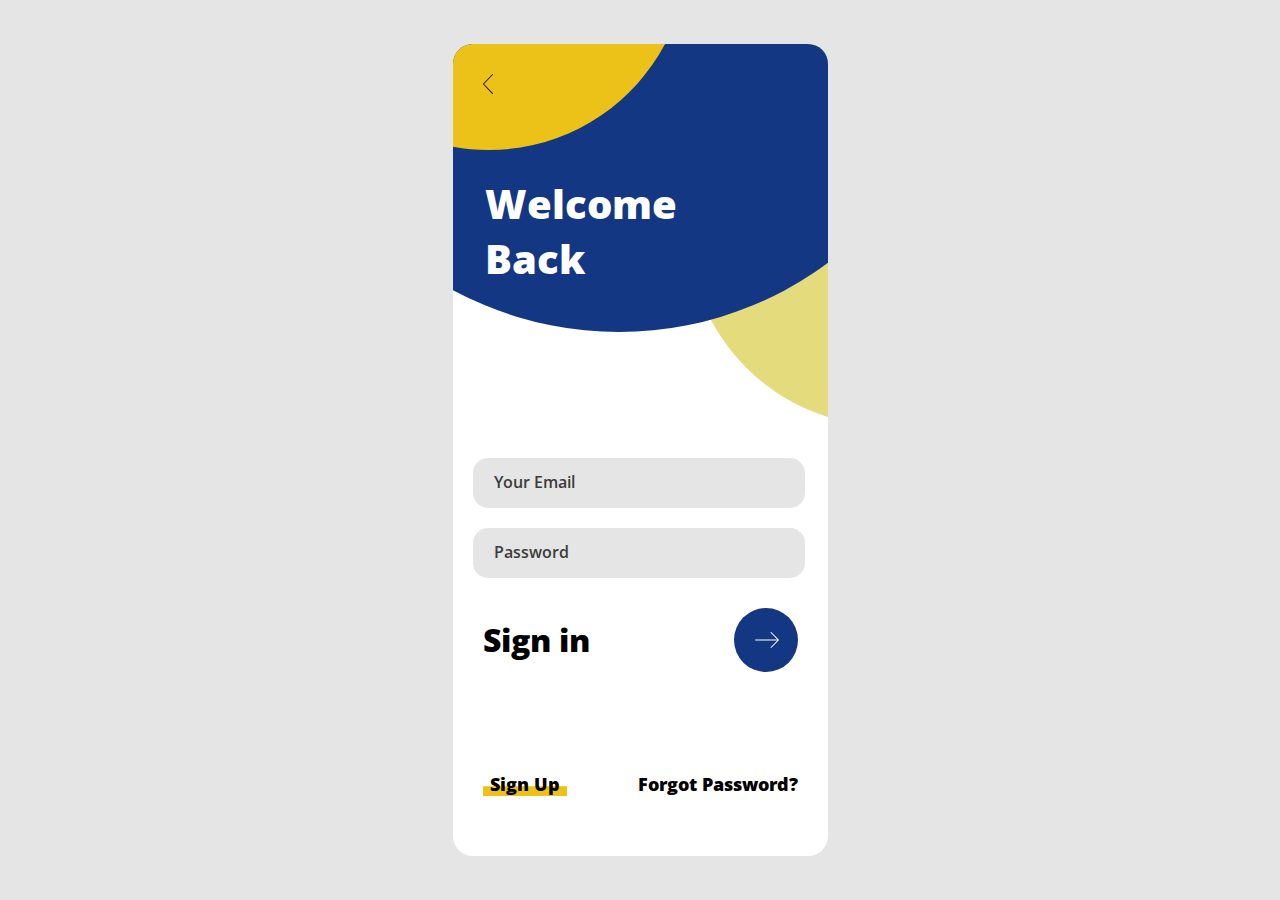
<file: index.html>
<!DOCTYPE html>
<html lang="en">

<head>
    <meta charset="UTF-8">
    <meta http-equiv="X-UA-Compatible" content="IE=edge">
    <meta name="viewport" content="width=device-width, initial-scale=1.0">
    <title>Welcome Back</title>
    <link rel="stylesheet" href="style.css">
</head>

<body>
    <section>
        <div>
            <img class ="back-button" src="./images/back button.svg" alt="">
            <img class ="blue-circle" src="./images/blue big bg.svg" alt="">
            <img class="yellow-circle" src="./images/yellow bg.svg" alt="">
            <img class ="pale-yellow-circle" src="./images/pale yellow.svg" alt="">
            <h1>Welcome <br> Back</h1>
        </div>
        <div class="mid">
            <input type="email" placeholder="Your Email">
            <input type="password" placeholder="Password">
        </div>
        <div class="sign-in">
            <button>Sign in</button>
            <!-- <img src="./images/blue button small.svg" alt=""> -->
            <img src="./images/arrow-button.svg" alt="">
        </div>
        <div class="bottom">
            <button class="sign-bottom">Sign Up</button>
            <button>Forgot Password?</button>
        </div>
    </section>



</body>

</html>
</file>
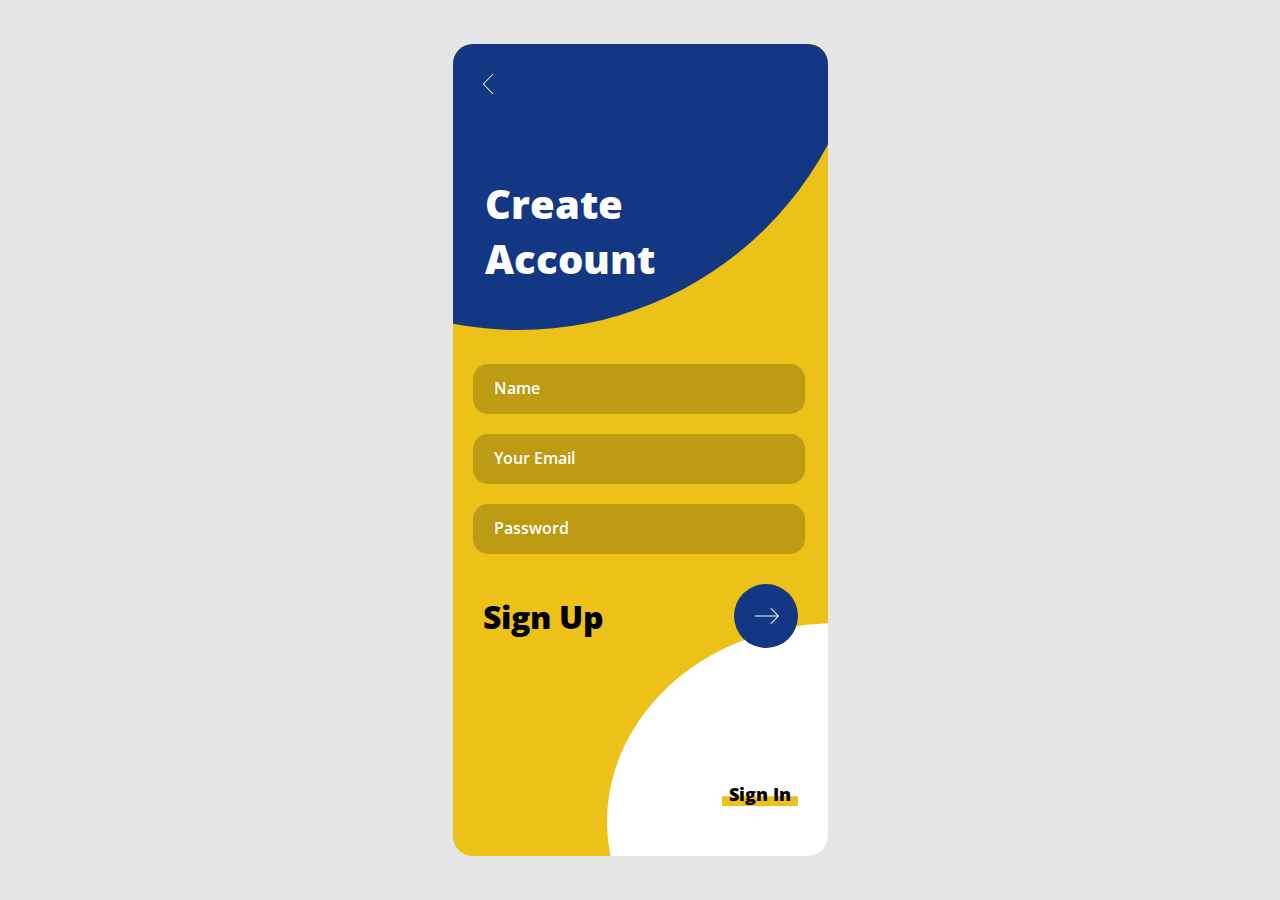
<file: create_account.html>
<!DOCTYPE html>
<html lang="en">
<head>
    <meta charset="UTF-8">
    <meta http-equiv="X-UA-Compatible" content="IE=edge">
    <meta name="viewport" content="width=device-width, initial-scale=1.0">
    <title>Create Account</title>
    <link rel="stylesheet" href="style.css">
</head>
<body>
    <section class="create-account">
        <div>
            <img class ="back-button" src="./images/back-button-white.svg" alt="">
            <img class ="blue-circle" src="./images/blue-button-m.svg" alt="">
            <h1>Create <br> Account</h1>
        </div>
        <div class="mid2">
            <input type="text" placeholder="Name">
            <input type="email" placeholder="Your Email">
            <input type="password" placeholder="Password">
        </div>
        <div class="sign-in">
            <button>Sign Up</button>
            <img class="blue-arrow-button" src="./images/arrow-button.svg" alt="">
        </div>
        <div class="bottom">
            <button class="sign-bottom-r">Sign In</button>
            <img class="white-circle-m" src="./images/white-bottom-circle-m.svg" alt="">
        </div>
    </section>
</body>
</html>
</file>
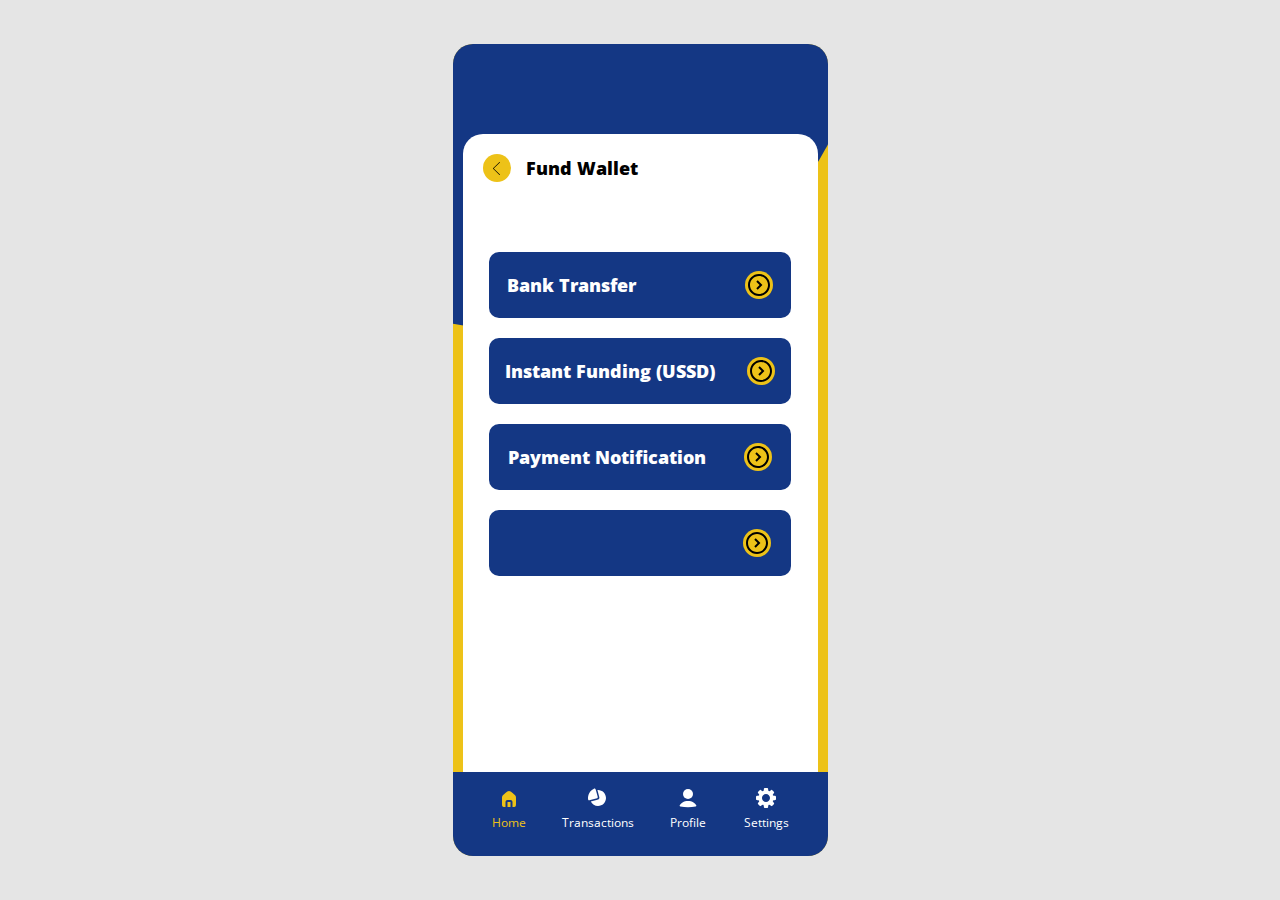
<file: fund_wallet.html>
<!DOCTYPE html>
<html lang="en">

<head>
    <meta charset="UTF-8">
    <meta http-equiv="X-UA-Compatible" content="IE=edge">
    <meta name="viewport" content="width=device-width, initial-scale=1.0">
    <title>Fund wallet</title>
    <link rel="stylesheet" href="style.css">
</head>

<body>
    <section class="create-account">
        <div>
            <img class="blue-circle" src="./images/blue-button-m.svg" alt="">
        </div>

        <!-- Main white display -->

        <div class="main_fund">
            <div class="top-container">
                <img src="./images/backbutton_yellow.svg" alt=""> Fund Wallet
            </div>

            <div class="blue-containers">
                <div class="blue-box">
                    Bank Transfer<span></span><span></span>
                    <img src="./images/forward_button_yellow.svg" alt="">
                </div>
                <div class="blue-box">
                    Instant Funding (USSD)
                    <img src="./images/forward_button_yellow.svg" alt="">
                </div>
                <div class="blue-box">
                    Payment Notification
                    <img src="./images/forward_button_yellow.svg" alt="">
                </div>
                <div class="blue-box">
                    <span></span><span></span><span></span><span></span><span></span><span></span>
                    <img src="./images/forward_button_yellow.svg" alt="">
                </div>
            </div>

        </div>

        <!-- blue rectangle for navigation bottom -->

        <div>
            <img class="blue-rect-bot" src="./images/blue-rect-bot.svg" alt="">
        </div>
        <div class="menu">
            <div class="button-main">
                <img src="./images/Home_fill.svg" alt=""><span>Home</span>
            </div>
            <div class="button-main">
                <img src="./images/Pipe_fill.svg" alt="">Transactions
            </div>
            <div class="button-main">
                <img src="./images/User_fill.svg" alt="">Profile
            </div>
            <div class="button-main">
                <img src="./images/Setting_fill.svg" alt="">Settings
            </div>
        </div>

    </section>
</body>

</html>
</file>
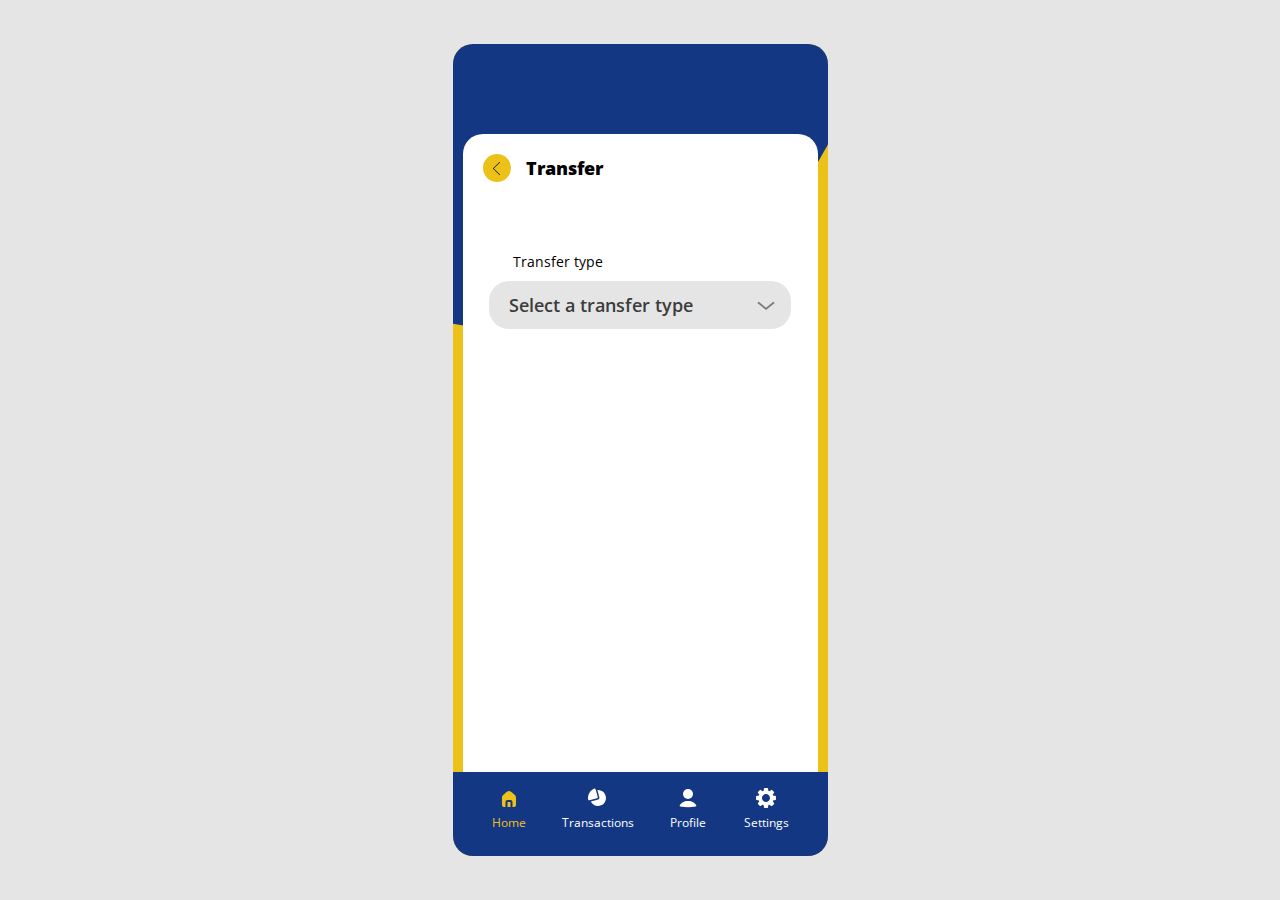
<file: transfer.html>
<!DOCTYPE html>
<html lang="en">
<head>
    <meta charset="UTF-8">
    <meta http-equiv="X-UA-Compatible" content="IE=edge">
    <meta name="viewport" content="width=device-width, initial-scale=1.0">
    <title>Transfer</title>
    <link rel="stylesheet" href="style.css">
</head>
<body>
    <section class="create-account">
        <div>
            <img class="blue-circle" src="./images/blue-button-m.svg" alt="">
        </div>

        <!-- Main white display -->

        <div class="main_fund">
            <div class="top-container">
                <img src="./images/backbutton_yellow.svg" alt=""> Transfer
            </div>

            <div class="select-container">
                <div class="transfer-type">Transfer type</div>
                <div class="drop-down">
                    <img class="img-drop-down" src="./images/chevron-bottom.svg" alt="">
                <select class="select-options" name="" id="">
                   
                    <option value="0">Select a transfer type </option>
                    <option value="1">option 1</option>
                    <option value="2">option 2</option>
                    <option value="3">option 3</option>
                </select>
            </div>
                
            </div>

        </div>

        <!-- blue rectangle for navigation bottom -->

        <div>
            <img class="blue-rect-bot" src="./images/blue-rect-bot.svg" alt="">
        </div>
        <div class="menu">
            <div class="button-main">
                <img src="./images/Home_fill.svg" alt=""><span>Home</span>
            </div>
            <div class="button-main">
                <img src="./images/Pipe_fill.svg" alt="">Transactions
            </div>
            <div class="button-main">
                <img src="./images/User_fill.svg" alt="">Profile
            </div>
            <div class="button-main">
                <img src="./images/Setting_fill.svg" alt="">Settings
            </div>
        </div>
</body>
</html>
</file>
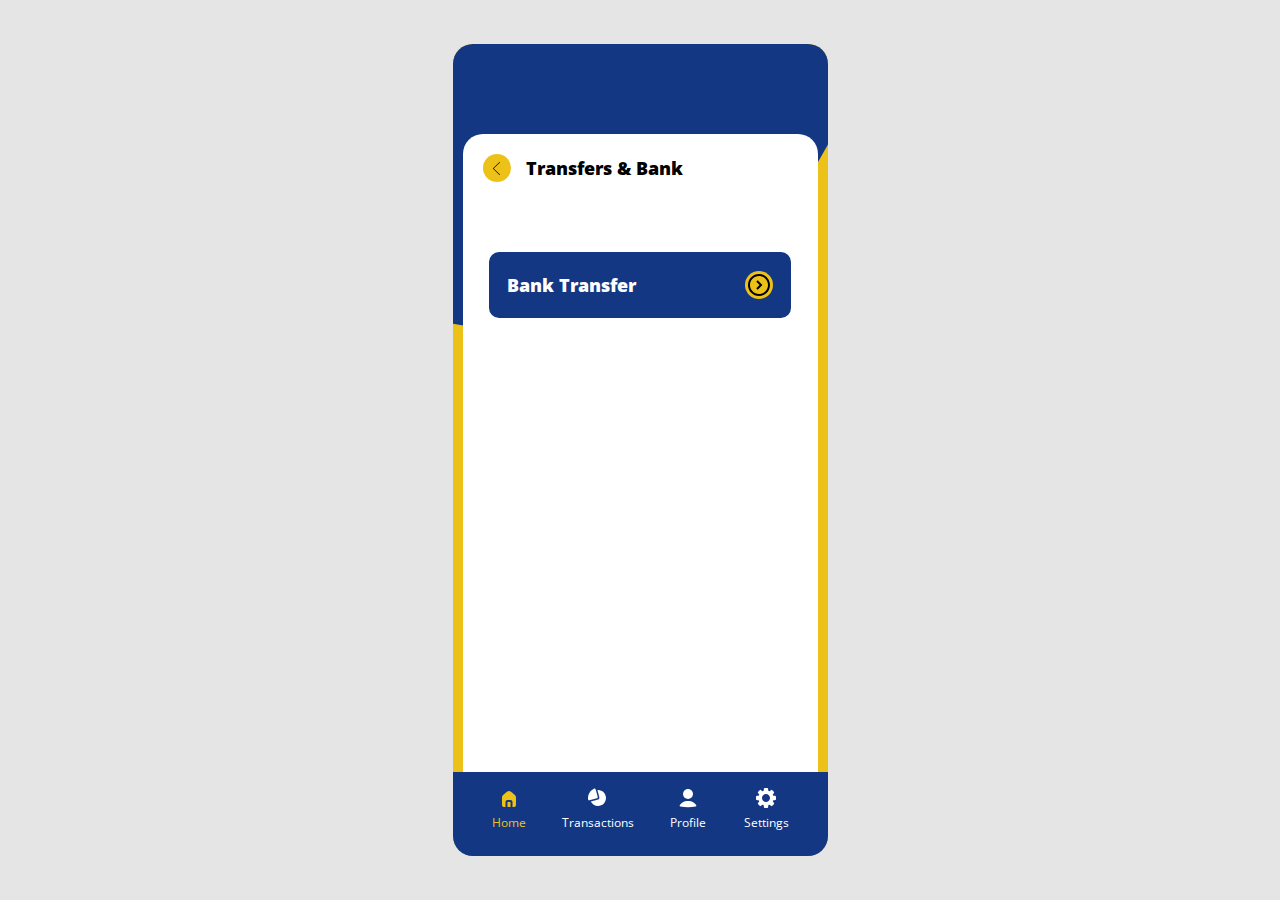
<file: Transfers_bank.html>
<!DOCTYPE html>
<html lang="en">
<head>
    <meta charset="UTF-8">
    <meta http-equiv="X-UA-Compatible" content="IE=edge">
    <meta name="viewport" content="width=device-width, initial-scale=1.0">
    <title>Transfers & Bank</title>
    <link rel="stylesheet" href="style.css">
</head>
<body>
    <section class="create-account">
        <div>
            <img class="blue-circle" src="./images/blue-button-m.svg" alt="">
        </div>

        <!-- Main white display -->

        <div class="main_fund">
            <div class="top-container">
                <img src="./images/backbutton_yellow.svg" alt=""> Transfers & Bank
            </div>

            <div class="blue-containers">
                <div class="blue-box">
                    Bank Transfer<span></span><span></span>
                    <img src="./images/forward_button_yellow.svg" alt="">
                </div>
                
            </div>

        </div>

        <!-- blue rectangle for navigation bottom -->

        <div>
            <img class="blue-rect-bot" src="./images/blue-rect-bot.svg" alt="">
        </div>
        <div class="menu">
            <div class="button-main">
                <img src="./images/Home_fill.svg" alt=""><span>Home</span>
            </div>
            <div class="button-main">
                <img src="./images/Pipe_fill.svg" alt="">Transactions
            </div>
            <div class="button-main">
                <img src="./images/User_fill.svg" alt="">Profile
            </div>
            <div class="button-main">
                <img src="./images/Setting_fill.svg" alt="">Settings
            </div>
        </div>
</body>
</html>
</file>
<file: style.css>
@import url('https://fonts.googleapis.com/css2?family=Open+Sans:wght@400;600;800&display=swap');
@import url('https://fonts.googleapis.com/css2?family=Roboto:wght@500;700;900&display=swap');

* {
    margin: 0;
    padding: 0;
    font-family: 'Open Sans', sans-serif;
    /* text-align: center; */
    /* background-color:; */
}

section ::placeholder {
    color: #3C3C3C;
    font-family: 'Open Sans', sans-serif;
    font-weight: 600;
    font-size: 16px;
    padding: 5px;

}

body {
    min-height: 100vh;
    display: flex;
    justify-content: center;
    align-items: center;
    background-color: #E5E5E5;

}

section {
    width: 375px;
    height: 812px;
    position: relative;
    border-radius: 20px;
    background-color: #FFF;

}

.yellow-circle {
    /* width: 40%; */
    position: absolute;
    left: 0;
    top: 0;
    z-index: 2;
    border-radius: 20px 0;
}

.back-button {
    position: absolute;
    z-index: 3;
    left: 30px;
    top: 30px;
}

.blue-circle {
    border-radius: 20px 20px 0 0;
    position: absolute;
    z-index: 1;
}

.pale-yellow-circle {
    position: absolute;
    z-index: 0;
    right: 0;
    border-radius: 0 20px;
}

h1 {
    position: absolute;
    top: 132px;
    left: 32px;
    z-index: 2;
    color: #fff;
    text-align: left;
    font-size: 2.5rem;
    font-family: 'Open Sans', sans-serif;
    font-weight: 800;

}

section .mid {
    margin-top: 105%;
}

section .mid2 {
    margin-top: 80%;
}

section .mid2 input {

    padding: 15px;
    margin: 20px 20px 0;
    border-radius: 15px;
    border: 1px solid transparent;
    background-color: rgba(0, 0, 0, 0.2);
    width: 80%;

}

section .mid input {

    padding: 15px;
    margin: 20px 20px 0;
    border-radius: 15px;
    border: 1px solid transparent;
    background-color: rgba(0, 0, 0, 0.1);
    color: black;
    width: 80%;

}


.sign-in {
    margin: 30px;
    display: flex;
    justify-content: space-between;
    font-size: 1.3rem;
    align-items: center;
}

.sign-in button {
    margin: 0px;
    display: flex;
    justify-content: space-between;
    font-family: 'Open Sans', sans-serif;
    font-weight: 800;
    font-size: 2rem;
    align-items: center;
    border: none;
    background-color: transparent;
}

.bottom {
    display: flex;
    justify-content: space-between;
    text-align: center;
    margin: 100px 30px;

}

.bottom button {
    border: none;
    font-family: 'Open Sans', sans-serif;
    background-color: transparent;
    font-weight: 800;
    font-size: 18px;

}



.bottom .sign-bottom {
    background: url("./images/yellow-rectangle.svg");
    background-size: 100px 40px;
    padding: 0 7px;
    z-index: 1;

}

/* create account additional codes  */

.white-circle-m {
    position: absolute;
    right: 0;
    bottom: 0;
    z-index: 0;
    border-radius: 20px 0;
}

.blue-arrow-button {
    z-index: 2;
}

.create-account {
    width: 375px;
    height: 812px;
    position: relative;
    border-radius: 20px;
    background-color: #EDC218;
}

.bottom .sign-bottom-r {
    position: absolute;
    right: 30px;
    bottom: 50px;
    z-index: 1;
}

.bottom .sign-bottom-r {
    background: url("./images/yellow-rectangle.svg");
    background-size: 100px 40px;
    padding: 0 7px;
    z-index: 1;

}

.create-account ::placeholder {
    color: #fff;
    font-family: 'Open Sans', sans-serif;
    font-weight: 600;
    font-size: 16px;
    padding: 5px;

}

/* Home page additional code */



.profile-details-top {
    position: absolute;
    z-index: 1;
    margin: 35px 5px;
    display: flex;
    justify-content: space-between;
    align-items: center;
}

.name-top {
    margin: 20px;
}

.p-small {
    color: #fff;
    font-weight: 400;
    display: inline-block;
    font-size: 14px;
}

.p-medium {
    color: #fff;
    font-weight: 800;
    font-size: 18px;
}

.profile-img {
    float: left;
    margin: 5px auto;
    padding-right: 5px;
    width: 37px;
    height: 37px;

}

.notification {
    margin-left: 125px;
}

.balance-container {
    position: absolute;
    left: 23px;
    top: 118px;
    width: 329px;
    height: 112px;
    background-color: #fff;
    z-index: 1;
    border-radius: 10px;
    font-family: 'Roboto', sans-serif;
}

.balance-text {
    font-size: 18px;
    font-weight: 700;
    color: #143784;
    margin: 5px 0 0px 15px;
}

.balance-number {
    font-size: 24px;
    font-weight: 700;
    margin: 0 20px 0 15px;
    display: flex;
    justify-content: space-between;
    align-items: center;
}

.hide-see-img {
    margin-left: 36%;
}

.wallet-id {
    width: 50%;
    background-color: rgba(20, 55, 132, 0.53);
    border-radius: 5px;
    color: #fff;
    z-index: 1;
    display: flex;
    justify-content: space-between;
    align-items: center;
    padding: 5px 10px;
    margin-left: 15px;
    margin-top: 5px;
}

.wallet-id-text {
    font-size: 12px;
}

.blue-rect-bot {
    position: absolute;
    bottom: 0;
    border-radius: 0 0 20px 20px;
    z-index: 2;

}

/* Fund wallet addition codes*/ 

.fund-wallet {
    width: 130px;
    height: 50px;
    background-color: #206DFF;
    position: absolute;
    z-index: 1;
    left: 23px;
    top: 242px;
    border: 1px solid #fff;
    border-radius: 11px;
    box-sizing: border-box;
    color: #fff;
    font-size: 12px;
    font-weight: 700;
    display: flex;
    justify-content: center;
    align-items: center;
    font-family: 'Roboto', sans-serif;

}

.porium-pay {
    width: 130px;
    height: 50px;
    background-color: #fff;
    position: absolute;
    z-index: 1;
    left: 171px;
    top: 242px;
    border: 1px solid #fff;
    border-radius: 11px;
    box-sizing: border-box;
    color: #143784;
    font-size: 12px;
    font-weight: 700;
    display: flex;
    justify-content: center;
    align-items: center;
    font-family: 'Roboto', sans-serif;

}

.wallet-img {
    margin-right: 10px;
}

.collapse-img {
    margin: 0 8px 0 -8px;
}

/* Main container of home */

.main {
    width: 355px;
    height: 442px;
    background-color: #fff;
    z-index: 1;
    position: absolute;
    left: 10px;
    top: 315px;
    border-radius: 20px 20px 0 0;
    font-family: 'Roboto' , sans-serif;
    font-weight: 600;
    font-size: 12px;
    text-align: center;
}

.grey-line {
    width: 64px;
    height: 3px;
    margin: 15px 0 15px 148px;
    border-radius: 5px;
   background-color: #AEAAAA; 
}

.grey-rect-bot {
    width: 309px;
    height: 107px;
    margin: 37px 23px;    
    background-color: #C4C4C4;
    border-radius: 10px 10px 0 0;
    z-index: 2;
}

.options {
    box-sizing: border-box;
    display: flex;
    justify-content: center;
}

.options-txt-bot {
    box-sizing: border-box;
    display: flex;
}

.button-main {
    margin: 10px 10px;
 
}

/* bottom menu */

.menu {
    position: absolute;
    bottom: 15px;
    left: 20px;
    z-index: 2;
    color: #fff;
    display: flex;
    text-align: center;
    margin-right: 20px;
    font-size: 12px;
    
}

.menu span {
    color: #EDC218;
}

/* Fund wallet addition codes */
.main_fund {
    width: 355px;
    height: 665px;
    background-color: #fff;
    z-index: 1;
    position: absolute;
    left: 10px;
    top: 90px;
    border-radius: 20px 20px 0 0;
    font-family: 'Open Sans' , sans-serif;
    font-weight: 800;
    font-size: 18px;
    text-align: center;
}

.main_fund .top-container {
    display: flex;
    align-items: center;
    margin: 20px 0px 70px 20px;
}

.main_fund .top-container img {
    margin-right: 15px;
}

.blue-box {
    width: 302px;
    height: 66px;
    display: flex;
    justify-content: space-around;
    align-items: center;
    background-color: #143784;
    border-radius: 10px;
    margin: 20px auto;
    color: #fff;
}

/* Select additional codes */

.select-container {
    font-family: 'Open Sans', sans-serif;
    font-size: 14px;
    font-weight: 400;
    align-items: left;
    border: none;
    margin: 0 10px;
    
    
}
.select-container .transfer-type {
        margin: 10px 40px;
        text-align: left;
}

.select-options {
    width: 90%;
    padding: 12px 50px 12px 20px;
    font-family: 'Open Sans', sans-serif;
    font-weight: 600;
    font-size: 18px;
    border: none;
    border-radius: 20px;
    color: #3C3C3C;
    background-color: rgba(0, 0, 0, 0.1);
    -webkit-appearance: none;
    
}

.select-container img {
    position: absolute;
    z-index: 4;
    right: 40px;
    top: 162px;
}

.drop-down{
    width: 100%;
    /* background-color: red; */
}
</file>
